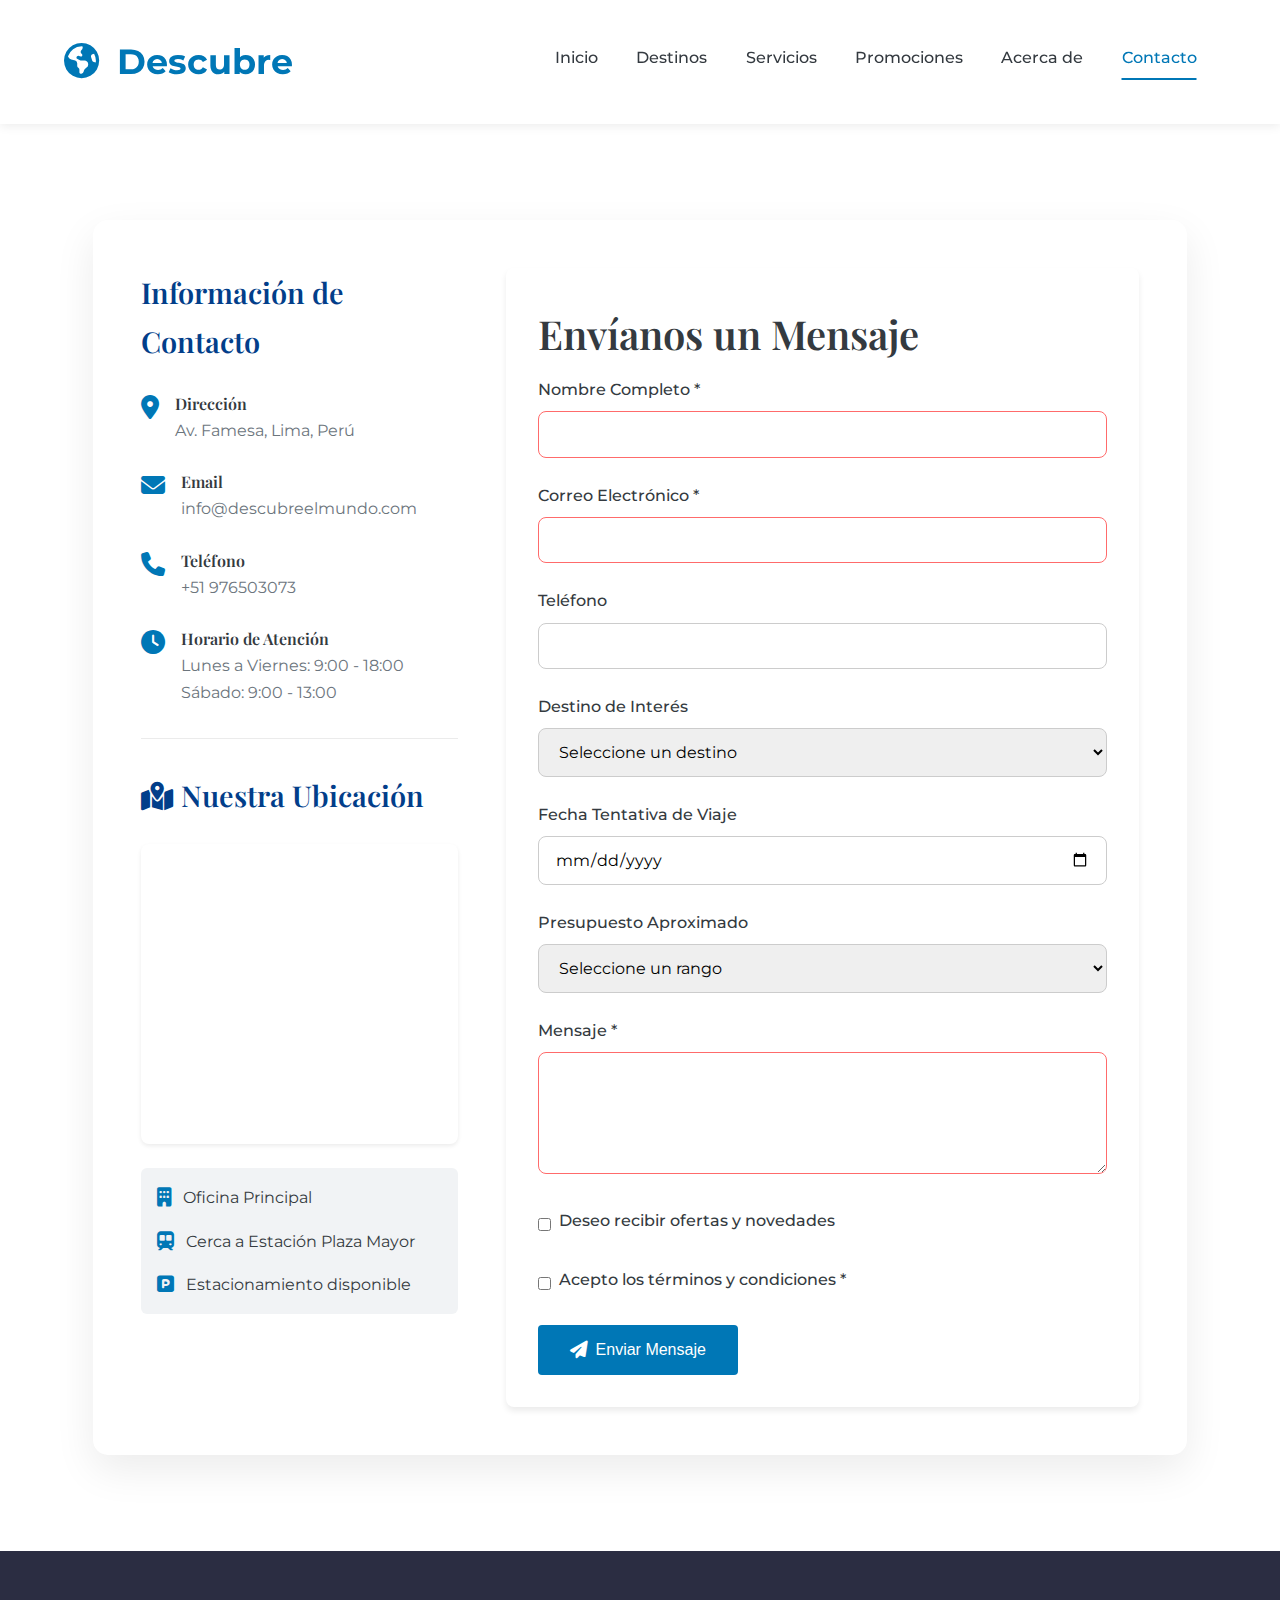
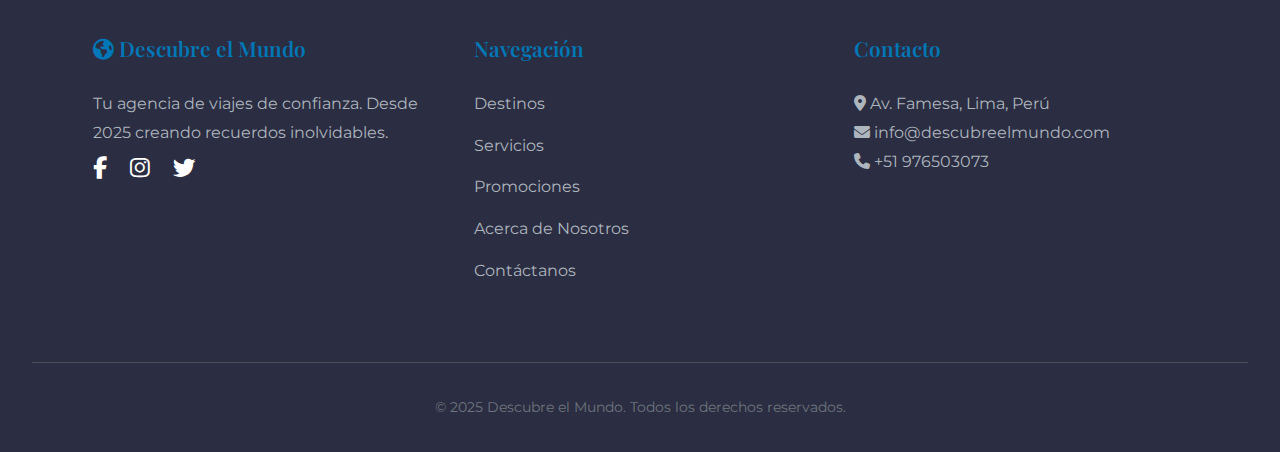
<file: contacto.html>
<!DOCTYPE html>
<html lang="es">
<head>
    <meta charset="UTF-8">
    <meta name="viewport" content="width=device-width, initial-scale=1.0">
    <title>Contacto - Descubre el Mundo</title>
    <link rel="stylesheet" href="https://cdnjs.cloudflare.com/ajax/libs/font-awesome/6.4.0/css/all.min.css">
    <link href="https://fonts.googleapis.com/css2?family=Montserrat:wght@400;500;700&family=Playfair+Display:wght@400;600;700&display=swap" rel="stylesheet">
    <link rel="stylesheet" href="styles.css">
</head>
<body>
    <header class="main-header" id="main-header">
        <div class="container header-content">
            <a href="index.html" class="logo"><i class="fas fa-globe-americas"></i> Descubre</a>
            <nav class="main-nav" id="main-nav">
                <a href="index.html">Inicio</a>
                <a href="destinos.html">Destinos</a>
                <a href="servicios.html">Servicios</a>
                <a href="promociones.html">Promociones</a>
                <a href="acerca.html">Acerca de</a>
                <a href="contacto.html" class="active">Contacto</a>
            </nav>
            <button class="nav-toggle" id="nav-toggle" aria-label="Menu">
                <i class="fas fa-bars"></i>
            </button>
        </div>
    </header>

    <main>
        <section class="section">
            <div class="container">
                <div class="contact-layout">
                    <div class="contact-info-box">
                        <h3>Información de Contacto</h3>
                        <div class="contact-item">
                            <i class="fas fa-map-marker-alt"></i>
                            <div>
                                <h4>Dirección</h4>
                                <p>Av. Famesa, Lima, Perú</p>
                            </div>
                        </div>
                        <div class="contact-item">
                            <i class="fas fa-envelope"></i>
                            <div>
                                <h4>Email</h4>
                                <p><a href="mailto:info@descubreelmundo.com">info@descubreelmundo.com</a></p>
                            </div>
                        </div>
                        <div class="contact-item">
                            <i class="fas fa-phone"></i>
                            <div>
                                <h4>Teléfono</h4>
                                <p><a href="tel:+51976503073">+51 976503073</a></p>
                            </div>
                        </div>
                        <div class="contact-item">
                            <i class="fas fa-clock"></i>
                            <div>
                                <h4>Horario de Atención</h4>
                                <p>Lunes a Viernes: 9:00 - 18:00</p>
                                <p>Sábado: 9:00 - 13:00</p>
                            </div>
                        </div>

                        <div class="map-section">
                            <h3><i class="fas fa-map-marked-alt"></i> Nuestra Ubicación</h3>
                            <div class="map-container">
                                <iframe 
                                    src="https://www.google.com/maps/embed?pb=!1m18!1m12!1m3!1d3901.939434857503!2d-77.0363833851873!3d-12.04637499146927!2m3!1f0!2f0!3f0!3m2!1i1024!2i768!4f13.1!3m3!1m2!1s0x9105c8b5d3aaf21f%3A0x8e8e6b365a4e1e07!2sPlaza%20Mayor%2C%20Lima%2015001%2C%20Per%C3%BA!5e0!3m2!1ses-419!2sus!4v1672534578901!5m2!1ses-419!2sus" 
                                    style="border:0;" 
                                    allowfullscreen="" 
                                    loading="lazy"
                                    referrerpolicy="no-referrer-when-downgrade">
                                </iframe>
                            </div>
                            <div class="map-info">
                                <div class="map-detail">
                                    <i class="fas fa-building"></i>
                                    <span>Oficina Principal</span>
                                </div>
                                <div class="map-detail">
                                    <i class="fas fa-subway"></i>
                                    <span>Cerca a Estación Plaza Mayor</span>
                                </div>
                                <div class="map-detail">
                                    <i class="fas fa-parking"></i>
                                    <span>Estacionamiento disponible</span>
                                </div>
                            </div>
                        </div>
                    </div>
                    
                    <form class="contact-form" id="contactForm">
                        <h2>Envíanos un Mensaje</h2>
                        <div class="form-group">
                            <label for="nombre">Nombre Completo *</label>
                            <input type="text" id="nombre" name="nombre" required pattern="[A-Za-záéíóúÁÉÍÓÚñÑ\s]+" title="Por favor ingrese solo letras">
                        </div>
                        
                        <div class="form-group">
                            <label for="email">Correo Electrónico *</label>
                            <input type="email" id="email" name="email" required>
                        </div>

                        <div class="form-group">
                            <label for="telefono">Teléfono</label>
                            <input type="tel" id="telefono" name="telefono" pattern="[0-9]{9}" title="Ingrese un número de 9 dígitos">
                        </div>

                        <div class="form-group">
                            <label for="destino">Destino de Interés</label>
                            <select id="destino" name="destino">
                                <option value="">Seleccione un destino</option>
                                <option value="europa">Europa</option>
                                <option value="asia">Asia</option>
                                <option value="america">América</option>
                                <option value="oceania">Oceanía</option>
                                <option value="africa">África</option>
                            </select>
                        </div>

                        <div class="form-group">
                            <label for="fecha">Fecha Tentativa de Viaje</label>
                            <input type="date" id="fecha" name="fecha" min="2025-08-12">
                        </div>

                        <div class="form-group">
                            <label for="presupuesto">Presupuesto Aproximado</label>
                            <select id="presupuesto" name="presupuesto">
                                <option value="">Seleccione un rango</option>
                                <option value="2000-4000">S/. 2,000 - 4,000</option>
                                <option value="4000-6000">S/. 4,000 - 6,000</option>
                                <option value="6000-8000">S/. 6,000 - 8,000</option>
                                <option value="8000+">Más de S/. 8,000</option>
                            </select>
                        </div>

                        <div class="form-group">
                            <label for="mensaje">Mensaje *</label>
                            <textarea id="mensaje" name="mensaje" required
                                minlength="10" rows="5"></textarea>
                        </div>

                        <div class="form-group checkbox-group">
                            <input type="checkbox" id="newsletter" name="newsletter">
                            <label for="newsletter">Deseo recibir ofertas y novedades</label>
                        </div>

                        <div class="form-group checkbox-group">
                            <input type="checkbox" id="terminos" name="terminos" required>
                            <label for="terminos">Acepto los términos y condiciones *</label>
                        </div>

                        <button type="submit" class="submit-button">
                            <i class="fas fa-paper-plane"></i> Enviar Mensaje
                        </button>
                    </form>
                </div>
            </div>
        </section>
    </main>

    <footer class="main-footer">
        <div class="container footer-grid">
            <div class="footer-col">
                <h3><i class="fas fa-globe-americas"></i> Descubre el Mundo</h3>
                <p>Tu agencia de viajes de confianza. Desde 2025 creando recuerdos inolvidables.</p>
                <div class="social-links">
                    <a href="#" aria-label="Facebook"><i class="fab fa-facebook-f"></i></a>
                    <a href="#" aria-label="Instagram"><i class="fab fa-instagram"></i></a>
                    <a href="#" aria-label="Twitter"><i class="fab fa-twitter"></i></a>
                </div>
            </div>
            <div class="footer-col">
                <h3>Navegación</h3>
                <ul>
                    <li><a href="destinos.html">Destinos</a></li>
                    <li><a href="servicios.html">Servicios</a></li>
                    <li><a href="promociones.html">Promociones</a></li>
                    <li><a href="acerca.html">Acerca de Nosotros</a></li>
                    <li><a href="contactos.html">Contáctanos</a></li>
                </ul>
            </div>
            <div class="footer-col">
                <h3>Contacto</h3>
                <p><i class="fas fa-map-marker-alt"></i> Av. Famesa, Lima, Perú</p>
                <p><i class="fas fa-envelope"></i> <a href="mailto:info@descubreelmundo.com">info@descubreelmundo.com</a></p>
                <p><i class="fas fa-phone"></i> <a href="tel:+5115551234">+51 976503073</a></p>
            </div>
        </div>
        <div class="footer-bottom">
            <p>© 2025 Descubre el Mundo. Todos los derechos reservados.</p>
        </div>
    </footer>

    <script>
        document.addEventListener('DOMContentLoaded', function() {
            const navToggle = document.getElementById('nav-toggle');
            const mainNav = document.getElementById('main-nav');
            if (navToggle) {
                navToggle.addEventListener('click', function() {
                    mainNav.classList.toggle('active');
                });
            }
        });
    </script>
</body>
</html>
</file>
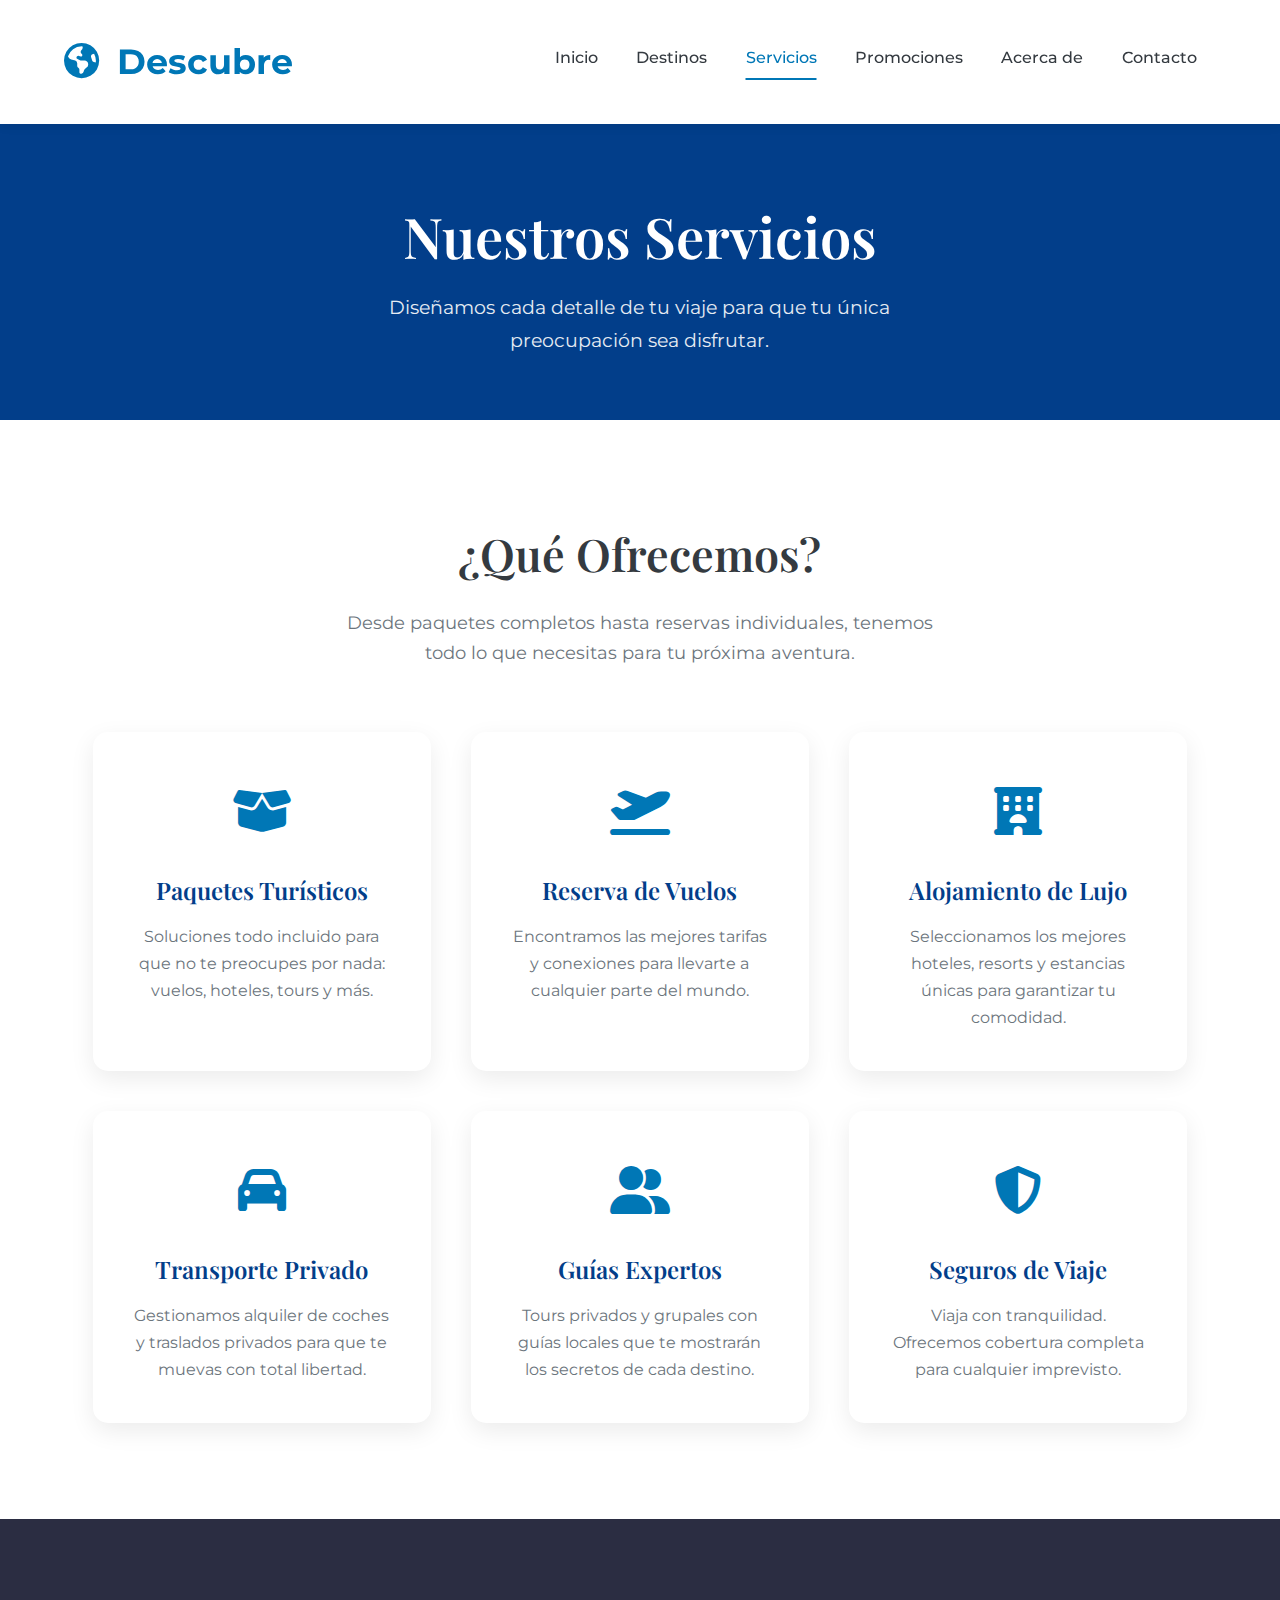
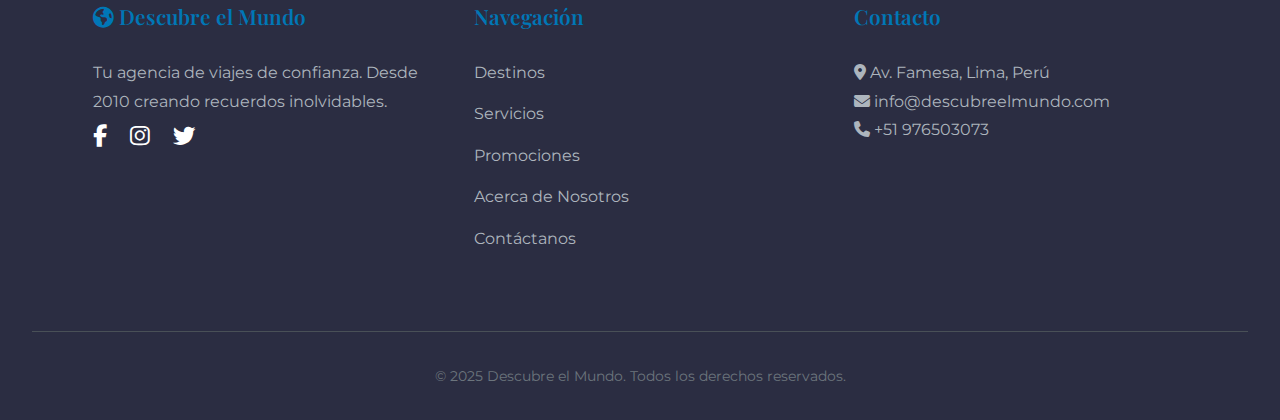
<file: servicios.html>
<!DOCTYPE html>
<html lang="es">
<head>
    <meta charset="UTF-8">
    <meta name="viewport" content="width=device-width, initial-scale=1.0">
    <title>Servicios - Descubre el Mundo</title>
    <link rel="stylesheet" href="https://cdnjs.cloudflare.com/ajax/libs/font-awesome/6.4.0/css/all.min.css">
    <link href="https://fonts.googleapis.com/css2?family=Montserrat:wght@400;500;700&family=Playfair+Display:wght@400;600;700&display=swap" rel="stylesheet">
    <link rel="stylesheet" href="styles.css">
</head>
<body>
    <header class="main-header" id="main-header">
        <div class="container header-content">
            <a href="index.html" class="logo"><i class="fas fa-globe-americas"></i> Descubre</a>
            <nav class="main-nav" id="main-nav">
                <a href="index.html">Inicio</a>
                <a href="destinos.html">Destinos</a>
                <a href="servicios.html" class="active">Servicios</a>
                <a href="promociones.html">Promociones</a>
                <a href="acerca.html">Acerca de</a>
                <a href="contacto.html">Contacto</a>
            </nav>
            <button class="nav-toggle" id="nav-toggle" aria-label="Menu">
                <i class="fas fa-bars"></i>
            </button>
        </div>
    </header>

    <main>
        <section class="page-header">
            <div class="container">
                <h1>Nuestros Servicios</h1>
                <p>Diseñamos cada detalle de tu viaje para que tu única preocupación sea disfrutar.</p>
            </div>
        </section>

        <section class="section">
            <div class="container">
                <h2 class="section-title">¿Qué Ofrecemos?</h2>
                <p class="section-subtitle">Desde paquetes completos hasta reservas individuales, tenemos todo lo que necesitas para tu próxima aventura.</p>
                <div class="grid grid-3-cols">
                    <div class="service-card">
                        <div class="icon"><i class="fas fa-box-open"></i></div>
                        <h3>Paquetes Turísticos</h3>
                        <p>Soluciones todo incluido para que no te preocupes por nada: vuelos, hoteles, tours y más.</p>
                    </div>
                    <div class="service-card">
                        <div class="icon"><i class="fas fa-plane-departure"></i></div>
                        <h3>Reserva de Vuelos</h3>
                        <p>Encontramos las mejores tarifas y conexiones para llevarte a cualquier parte del mundo.</p>
                    </div>
                    <div class="service-card">
                        <div class="icon"><i class="fas fa-hotel"></i></div>
                        <h3>Alojamiento de Lujo</h3>
                        <p>Seleccionamos los mejores hoteles, resorts y estancias únicas para garantizar tu comodidad.</p>
                    </div>
                    <div class="service-card">
                        <div class="icon"><i class="fas fa-car"></i></div>
                        <h3>Transporte Privado</h3>
                        <p>Gestionamos alquiler de coches y traslados privados para que te muevas con total libertad.</p>
                    </div>
                    <div class="service-card">
                        <div class="icon"><i class="fas fa-user-friends"></i></div>
                        <h3>Guías Expertos</h3>
                        <p>Tours privados y grupales con guías locales que te mostrarán los secretos de cada destino.</p>
                    </div>
                    <div class="service-card">
                        <div class="icon"><i class="fas fa-shield-alt"></i></div>
                        <h3>Seguros de Viaje</h3>
                        <p>Viaja con tranquilidad. Ofrecemos cobertura completa para cualquier imprevisto.</p>
                    </div>
                </div>
            </div>
        </section>
    </main>

    <footer class="main-footer">
        <div class="container footer-grid">
            <div class="footer-col">
                <h3><i class="fas fa-globe-americas"></i> Descubre el Mundo</h3>
                <p>Tu agencia de viajes de confianza. Desde 2010 creando recuerdos inolvidables.</p>
                <div class="social-links">
                    <a href="#" aria-label="Facebook"><i class="fab fa-facebook-f"></i></a>
                    <a href="#" aria-label="Instagram"><i class="fab fa-instagram"></i></a>
                    <a href="#" aria-label="Twitter"><i class="fab fa-twitter"></i></a>
                </div>
            </div>
            <div class="footer-col">
                <h3>Navegación</h3>
                <ul>
                    <li><a href="destinos.html">Destinos</a></li>
                    <li><a href="servicios.html">Servicios</a></li>
                    <li><a href="promociones.html">Promociones</a></li>
                    <li><a href="acerca.html">Acerca de Nosotros</a></li>
                    <li><a href="contactos.html">Contáctanos</a></li>
                </ul>
            </div>
            <div class="footer-col">
                <h3>Contacto</h3>
                <p><i class="fas fa-map-marker-alt"></i> Av. Famesa, Lima, Perú</p>
                <p><i class="fas fa-envelope"></i> <a href="mailto:info@descubreelmundo.com">info@descubreelmundo.com</a></p>
                <p><i class="fas fa-phone"></i> <a href="tel:+5115551234">+51 976503073</a></p>
            </div>
        </div>
        <div class="footer-bottom">
            <p>© 2025 Descubre el Mundo. Todos los derechos reservados.</p>
        </div>
    </footer>

    <script>
        document.addEventListener('DOMContentLoaded', function() {
            const navToggle = document.getElementById('nav-toggle');
            const mainNav = document.getElementById('main-nav');
            if (navToggle) {
                navToggle.addEventListener('click', function() {
                    mainNav.classList.toggle('active');
                });
            }
        });
    </script>
</body>
</html>
</file>
<file: styles.css>
/* ====== CSS VARIABLES ====== */
:root {
    --primary-color: #0077b6; /* Un azul profesional y confiable */
    --primary-color-dark: #023e8a;
    --secondary-color: #f1f3f5; /* Un fondo gris muy claro */
    --text-dark: #343a40;
    --text-light: #6c757d;
    --white: #ffffff;
    --accent-color: #ff6b6b; /* Color para descuentos y ofertas */
    --shadow-light: rgba(0,0,0,0.08);
    --shadow-medium: rgba(0,0,0,0.15);
}

/* ====== RESET & BASE STYLES ====== */
* { 
    margin: 0; 
    padding: 0; 
    box-sizing: border-box; 
}

html {
    scroll-behavior: smooth;
}

body {
    font-family: 'Montserrat', sans-serif;
    background: var(--white);
    color: var(--text-dark);
    line-height: 1.7;
}

h1, h2, h3, h4 {
    font-family: 'Playfair Display', serif;
    font-weight: 600;
}

.container {
    width: 90%;
    max-width: 1200px;
    margin: 0 auto;
}

/* ====== FORMS ====== */
.contact-form {
    background: var(--white);
    padding: 2rem;
    border-radius: 8px;
    box-shadow: 0 4px 6px var(--shadow-light);
}

.form-group {
    margin-bottom: 1.5rem;
}

.form-group label {
    display: block;
    margin-bottom: 0.5rem;
    color: var(--text-dark);
    font-weight: 500;
}

.form-group input,
.form-group select,
.form-group textarea {
    width: 100%;
    padding: 0.8rem;
    border: 1px solid #ddd;
    border-radius: 4px;
    font-family: inherit;
    font-size: 1rem;
    transition: border-color 0.3s ease;
}

.form-group input:focus,
.form-group select:focus,
.form-group textarea:focus {
    outline: none;
    border-color: var(--primary-color);
    box-shadow: 0 0 0 2px rgba(0,119,182,0.1);
}

.form-group input:hover,
.form-group select:hover,
.form-group textarea:hover {
    border-color: var(--primary-color);
}

.form-group input:invalid,
.form-group select:invalid,
.form-group textarea:invalid {
    border-color: var(--accent-color);
}

.checkbox-group {
    display: flex;
    align-items: center;
    gap: 0.5rem;
}

.checkbox-group input[type="checkbox"] {
    width: auto;
}

.submit-button {
    background: var(--primary-color);
    color: var(--white);
    padding: 1rem 2rem;
    border: none;
    border-radius: 4px;
    font-size: 1rem;
    cursor: pointer;
    display: flex;
    align-items: center;
    gap: 0.5rem;
    transition: background-color 0.3s ease;
}

.submit-button:hover {
    background: var(--primary-color-dark);
}

.submit-button i {
    font-size: 1.1rem;
}

/* ====== MAP SECTION STYLES ====== */
.map-section {
    padding: 2rem 0;
    margin-top: 2rem;
    border-top: 1px solid var(--shadow-light);
}

.map-section h3 {
    color: var(--primary-color);
    margin-bottom: 1.5rem;
    display: flex;
    align-items: center;
    gap: 0.5rem;
    font-size: 1.5rem;
}

.map-container {
    position: relative;
    width: 100%;
    height: 300px;
    border-radius: 8px;
    overflow: hidden;
    box-shadow: 0 2px 4px var(--shadow-light);
    margin: 1rem 0;
}

.map-container iframe {
    width: 100%;
    height: 100%;
    border: none;
    transition: opacity 0.3s ease;
}

.map-container:hover iframe {
    opacity: 0.9;
}

.map-info {
    margin-top: 1.5rem;
    display: grid;
    grid-template-columns: repeat(auto-fit, minmax(200px, 1fr));
    gap: 1rem;
    padding: 1rem;
    background: var(--secondary-color);
    border-radius: 6px;
}

.map-detail {
    display: flex;
    align-items: center;
    gap: 0.75rem;
    color: var(--text-dark);
}

.map-detail i {
    color: var(--primary-color);
    font-size: 1.2rem;
}

/* Responsive adjustments */
@media (max-width: 768px) {
    .map-container {
        height: 300px;
    }
    
    .map-info {
        grid-template-columns: 1fr;
    }
}

@media (max-width: 480px) {
    .map-container {
        height: 250px;
    }
    
    .map-section {
        padding: 1rem;
    }
}

/* ====== AUDIO SECTION ====== */
.audio-section {
    background: var(--secondary-color);
    padding: 4rem 0;
}

.audio-grid {
    display: grid;
    grid-template-columns: repeat(auto-fit, minmax(300px, 1fr));
    gap: 2rem;
    margin-top: 2rem;
}

.audio-card {
    background: var(--white);
    padding: 2rem;
    border-radius: 8px;
    box-shadow: 0 4px 6px var(--shadow-light);
    transition: transform 0.3s ease;
}

.audio-card:hover {
    transform: translateY(-5px);
}

.audio-card h3 {
    margin-bottom: 1rem;
    color: var(--primary-color);
}

.audio-card audio {
    width: 100%;
    margin: 1rem 0;
}

/* ====== PLANES SECTION ====== */
.planes-section {
    background: var(--white);
    padding: 4rem 0;
}

.planes-table {
    width: 100%;
    border-collapse: collapse;
    margin: 2rem 0;
    background: var(--white);
    box-shadow: 0 4px 6px var(--shadow-light);
}

.planes-table th,
.planes-table td {
    padding: 1rem;
    text-align: center;
    border: 1px solid var(--secondary-color);
}

.planes-table th {
    background: var(--primary-color);
    color: var(--white);
}

.planes-table tr:nth-child(even) {
    background: var(--secondary-color);
}

.planes-table tr:hover {
    background: #e9ecef;
}

.beneficios {
    margin-top: 3rem;
}

.beneficios-list {
    list-style: none;
    margin-top: 1rem;
}

.beneficios-list li {
    margin: 1rem 0;
    display: flex;
    align-items: center;
    gap: 1rem;
}

.beneficios-list i {
    color: #2ecc71;
}

.table-responsive {
    overflow-x: auto;
    margin: 2rem 0;
}

/* ====== HEADER & NAVIGATION ====== */
.main-header {
    background: var(--white);
    box-shadow: 0 2px 10px var(--shadow-light);
    position: sticky;
    top: 0;
    z-index: 1000;
    padding: 1rem 0;
    transition: background 0.4s ease, box-shadow 0.4s ease;
}

/* Specific styles for home page header */
body.home-page .main-header {
    background: transparent;
    box-shadow: none;
    position: fixed;
}

body.home-page .main-header.scrolled {
    background: rgba(255, 255, 255, 0.95);
    backdrop-filter: blur(10px);
    box-shadow: 0 2px 10px var(--shadow-light);
}

/* Styles for non-home pages when scrolled */
body:not(.home-page) .main-header.scrolled {
    background: rgba(255, 255, 255, 0.95);
    backdrop-filter: blur(10px);
    box-shadow: 0 2px 10px var(--shadow-light);
}

.header-content {
    display: flex;
    align-items: center;
    justify-content: space-between;
    padding: 1rem 0;
}

.logo {
    font-size: 2.2rem;
    font-weight: bold;
    text-decoration: none;
    color: var(--primary-color);
    transition: color 0.3s ease;
}

.logo i { 
    margin-right: 0.5rem; 
}

/* Logo color for home page */
body.home-page .main-header .logo {
    color: var(--white);
}

body.home-page .main-header.scrolled .logo {
    color: var(--primary-color);
}

.main-nav { 
    display: flex; 
}

.main-nav a {
    color: var(--text-dark);
    text-decoration: none;
    font-weight: 500;
    margin: 0 1.2rem;
    padding-bottom: 0.5rem;
    transition: color 0.3s ease;
    position: relative;
}

/* Navigation link colors for home page */
body.home-page .main-header .main-nav a {
    color: var(--white);
}

body.home-page .main-header.scrolled .main-nav a {
    color: var(--text-dark);
}

.main-nav a:hover { 
    color: var(--primary-color); 
}

.main-nav a::after {
    content: '';
    position: absolute;
    bottom: 0; 
    left: 50%;
    transform: translateX(-50%);
    width: 0; 
    height: 2px;
    background: var(--primary-color);
    transition: width 0.3s ease;
}

.main-nav a.active::after, 
.main-nav a:hover::after { 
    width: 100%; 
}

.main-nav a.active { 
    color: var(--primary-color); 
}

.nav-toggle { 
    display: none; 
}

/* ====== HERO SECTION (INDEX PAGE) ====== */
.hero-section {
    position: relative;
    height: 100vh;
    overflow: hidden;
    display: flex;
    align-items: center;
    justify-content: center;
    text-align: center;
    color: var(--white);
}

.video-background {
    position: absolute;
    top: 0;
    left: 0;
    width: 100%;
    height: 100%;
    z-index: -1;
    overflow: hidden;
}

.video-background iframe {
    position: absolute;
    top: 50%;
    left: 50%;
    width: 100vw;
    height: 100vh;
    transform: translate(-50%, -50%);
    pointer-events: none;
    min-width: 100%;
    min-height: 100%;
}

.hero-section .overlay {
    position: absolute; 
    top: 0; 
    left: 0;
    width: 100%; 
    height: 100%;
    background: linear-gradient(to top, rgba(0,0,0,0.7), rgba(0,0,0,0.3));
    z-index: 0;
}

.hero-content { 
    position: relative; 
    z-index: 1; 
    display: flex;
    flex-direction: column;
    align-items: center;
    justify-content: center;
    text-align: center;
    height: 100%;
}

.hero-content h1 {
    font-size: 4rem; 
    margin-bottom: 1rem;
    text-shadow: 2px 2px 8px rgba(0,0,0,0.6);
    max-width: 800px;
}

.hero-content p {
    font-size: 1.4rem; 
    max-width: 700px;
    margin-bottom: 2.5rem; 
    letter-spacing: 0.5px;
    text-shadow: 1px 1px 4px rgba(0,0,0,0.5);
}

/* ====== PAGE HEADER (INTERNAL PAGES) ====== */
.page-header {
    background-color: var(--primary-color-dark);
    color: var(--white);
    text-align: center;
    padding: 4rem 2rem;
}

.page-header h1 {
    font-size: 3.5rem;
}

.page-header p {
    font-size: 1.2rem;
    max-width: 600px;
    margin: 0.5rem auto 0;
    opacity: 0.9;
}

/* ====== BUTTONS ====== */
.cta-button {
    background-color: var(--primary-color); 
    color: var(--white);
    padding: 1rem 2.5rem; 
    border-radius: 50px;
    text-decoration: none; 
    font-weight: bold;
    transition: background-color 0.3s ease, transform 0.3s ease;
    box-shadow: 0 4px 15px rgba(0,0,0,0.2);
    border: none; 
    cursor: pointer;
    text-align: center;
}

.cta-button:hover {
    background-color: var(--primary-color-dark);
    transform: translateY(-4px);
    box-shadow: 0 6px 20px rgba(0,0,0,0.25);
}

.button {
    background-color: var(--primary-color);
    color: var(--white);
    padding: 0.8rem 1.5rem;
    border-radius: 50px;
    text-decoration: none;
    font-weight: bold;
    text-align: center;
    transition: background-color 0.3s ease, transform 0.3s ease;
}

.button:hover {
    background-color: var(--primary-color-dark);
    transform: translateY(-2px);
}

/* ====== MAIN CONTENT & SECTIONS ====== */
.main-content {
    position: relative; 
    z-index: 2;
    background: var(--white);
}

.section { 
    padding: 6rem 2rem; 
}

.section-title {
    font-size: 2.8rem;
    color: var(--text-dark);
    margin-bottom: 1rem;
    text-align: center;
}

.section-subtitle {
    font-size: 1.1rem; 
    color: var(--text-light);
    max-width: 600px; 
    margin: 0 auto 4rem auto;
    text-align: center;
}

.grid { 
    display: grid; 
    gap: 2.5rem; 
}

.grid-3-cols { 
    grid-template-columns: repeat(3, 1fr); 
}

/* ====== FEATURES SECTION (INDEX) ====== */
.features-section { 
    background-color: var(--secondary-color); 
}

.feature-card { 
    text-align: center; 
}

.feature-card .icon {
    font-size: 2.5rem;
    color: var(--primary-color);
    margin-bottom: 1rem;
}

.feature-card h3 { 
    font-size: 1.3rem; 
    margin-bottom: 0.5rem; 
}

/* ====== DESTINATIONS SECTION (INDEX) ====== */
.destination-grid { 
    grid-template-columns: repeat(auto-fit, minmax(300px, 1fr)); 
}

.destination-card {
    background: var(--white); 
    border-radius: 15px;
    overflow: hidden; 
    text-align: left;
    box-shadow: 0 5px 20px var(--shadow-light);
    transition: transform 0.3s ease, box-shadow 0.3s ease;
    display: flex; 
    flex-direction: column;
}

.destination-card:hover {
    transform: translateY(-10px);
    box-shadow: 0 15px 30px var(--shadow-medium);
}

.destination-card img {
    width: 100%; 
    height: 220px;
    object-fit: cover; 
    transition: transform 0.4s ease;
}

.destination-card:hover img { 
    transform: scale(1.05); 
}

.destination-info { 
    padding: 1.5rem; 
    flex-grow: 1; 
    display: flex; 
    flex-direction: column; 
}

.destination-info h3 { 
    font-size: 1.6rem; 
    margin-bottom: 0.5rem; 
    color: var(--primary-color); 
}

.destination-info .duration { 
    font-style: italic; 
    color: var(--text-light); 
    margin-bottom: 1rem; 
}

.destination-info p { 
    flex-grow: 1; 
}

.destination-footer {
    display: flex; 
    justify-content: space-between;
    align-items: center; 
    margin-top: 1.5rem;
}

.destination-price {
    font-size: 1.8rem; 
    font-weight: bold;
    color: var(--text-dark); 
    font-family: 'Montserrat', sans-serif;
}

/* ====== TESTIMONIALS SECTION (INDEX) ====== */
.testimonials-section { 
    background-color: var(--secondary-color); 
}

.testimonial-card {
    background: var(--white); 
    padding: 2rem;
    border-radius: 15px; 
    text-align: center;
    box-shadow: 0 8px 25px var(--shadow-light);
}

.testimonial-card .quote-icon { 
    font-size: 2rem; 
    color: var(--primary-color); 
    opacity: 0.5; 
}

.testimonial-card p { 
    font-style: italic; 
    margin: 1rem 0; 
    font-size: 1.1rem; 
}

.testimonial-card cite { 
    font-weight: bold; 
    color: var(--primary-color-dark); 
}

/* ====== VIDEO CAROUSEL SECTION (INDEX) ====== */
.video-carousel-section {
    background-color: var(--white);
    overflow: hidden; /* Evita desbordamientos por las animaciones */
}

.video-carousel-container {
    display: flex;
    justify-content: center;
    align-items: center;
    position: relative;
    height: 600px;
    margin-top: 2rem;
    opacity: 0;
    transform: translateY(50px);
    transition: opacity 0.8s ease-out, transform 0.8s ease-out;
}

.video-carousel-container.visible {
    opacity: 1;
    transform: translateY(0);
}

.video-carousel-wrapper {
    position: relative;
    width: 100%;
    height: 100%;
}

.video-card {
    position: absolute;
    top: 50%;
    left: 50%;
    border-radius: 20px;
    overflow: hidden;
    box-shadow: 0 10px 30px rgba(0,0,0,0.2);
    transition: all 0.8s cubic-bezier(0.25, 0.8, 0.25, 1);
    cursor: pointer;
}

.video-card.active {
    width: 70%;
    height: 100%;
    transform: translate(-50%, -50%) scale(1);
    opacity: 1;
    z-index: 10;
    cursor: default;
}

.video-card.is-prev {
    width: 45%;
    height: 80%;
    transform: translate(-120%, -50%) scale(0.8);
    opacity: 0.6;
    z-index: 5;
}

.video-card.is-next {
    width: 45%;
    height: 80%;
    transform: translate(20%, -50%) scale(0.8);
    opacity: 0.6;
    z-index: 5;
}

.video-card.is-hidden {
    transform: translate(-50%, -50%) scale(0.5);
    opacity: 0;
    z-index: 1;
}

.video-poster, 
.card-video {
    position: absolute;
    top: 0; 
    left: 0;
    width: 100%;
    height: 100%;
    object-fit: cover;
}

.video-poster {
    background-size: cover;
    background-position: center;
    transition: opacity 0.5s ease;
}

.video-card.is-playing .video-poster {
    opacity: 0;
}

.card-overlay {
    position: absolute;
    bottom: 0;
    left: 0;
    width: 100%;
    padding: 1.5rem;
    background: linear-gradient(to top, rgba(0,0,0,0.8), transparent);
    color: var(--white);
}

.card-overlay h3 {
    font-family: 'Playfair Display', serif;
    font-size: 1.8rem;
    margin: 0;
    text-shadow: 1px 1px 4px rgba(0,0,0,0.8);
}

.progress-bar-wrapper {
    width: 100%;
    height: 4px;
    background-color: rgba(255, 255, 255, 0.3);
    border-radius: 2px;
    margin-top: 0.5rem;
    overflow: hidden;
}

.progress-bar-fill {
    height: 100%;
    width: 0%;
    background-color: var(--white);
    border-radius: 2px;
    transition: width 10s linear;
}

.video-card.active .progress-bar-fill {
    width: 100%;
}

/* ====== MARQUEE (PROMOCIONES) ====== */
.marquee-container {
    background: var(--primary-color-dark);
    color: var(--white);
    padding: 0.8rem 0;
    overflow: hidden;
}

.marquee {
    white-space: nowrap;
    animation: scroll 40s linear infinite;
    font-weight: 500;
}

@keyframes scroll {
    0% { transform: translateX(100%); }
    100% { transform: translateX(-150%); }
}

/* ====== PROMOTIONS SECTION ====== */
.promotion-grid {
    display: grid;
    grid-template-columns: repeat(auto-fit, minmax(320px, 1fr));
    gap: 2rem;
}

.promotion-card {
    background: var(--white);
    border-radius: 15px;
    overflow: hidden;
    box-shadow: 0 5px 20px var(--shadow-light);
    transition: transform 0.3s ease, box-shadow 0.3s ease;
    display: flex;
    flex-direction: column;
    position: relative;
}

.promotion-card:hover {
    transform: translateY(-10px);
    box-shadow: 0 15px 30px var(--shadow-medium);
}

.promotion-image {
    width: 100%;
    height: 220px;
    object-fit: cover;
}

.promotion-discount {
    position: absolute;
    top: 1rem;
    right: 1rem;
    background: var(--accent-color);
    color: var(--white);
    padding: 0.3rem 0.8rem;
    border-radius: 50px;
    font-size: 0.9rem;
    font-weight: bold;
}

.promotion-content {
    padding: 1.5rem;
    flex-grow: 1;
    display: flex;
    flex-direction: column;
}

.promotion-title {
    font-size: 1.6rem;
    color: var(--primary-color);
    margin-bottom: 0.5rem;
}

.promotion-description {
    color: var(--text-light);
    flex-grow: 1;
    margin-bottom: 1.5rem;
}

.price-container {
    display: flex;
    align-items: center;
    gap: 0.8rem;
    margin-bottom: 1.5rem;
}

.promotion-original-price {
    text-decoration: line-through;
    color: var(--text-light);
    font-size: 1rem;
}

.promotion-price {
    color: var(--primary-color-dark);
    font-size: 1.8rem;
    font-weight: bold;
    font-family: 'Montserrat', sans-serif;
}

/* ====== SERVICES SECTION ====== */
.service-card {
    background: var(--white);
    border-radius: 15px;
    padding: 2.5rem;
    text-align: center;
    box-shadow: 0 8px 25px var(--shadow-light);
    transition: transform 0.3s ease, box-shadow 0.3s ease;
}

.service-card:hover {
    transform: translateY(-10px);
    box-shadow: 0 15px 30px var(--shadow-medium);
}

.service-card .icon { 
    font-size: 3rem; 
    color: var(--primary-color); 
    margin-bottom: 1rem; 
}

.service-card h3 { 
    font-size: 1.5rem; 
    margin-bottom: 0.75rem; 
    color: var(--primary-color-dark); 
}

.service-card p { 
    color: var(--text-light); 
}

/* ====== DESTINOS PAGE LAYOUT ====== */
.destinos-page-layout {
    display: grid;
    grid-template-columns: 280px 1fr; /* Sidebar y contenido principal */
    gap: 2.5rem;
    padding: 4rem 0;
    align-items: flex-start;
}

.sidebar, 
.main-destinos {
    padding: 0;
}

.sidebar-box {
    background: var(--secondary-color);
    padding: 2rem;
    border-radius: 15px;
    position: sticky;
    top: 120px; /* altura del header + un margen */
}

.sidebar-box__title {
    font-size: 1.5rem;
    margin-bottom: 1.5rem;
    padding-bottom: 0.5rem;
    border-bottom: 2px solid var(--primary-color);
    display: inline-block;
}

.filter-form .form-group {
    margin-bottom: 1.5rem;
}

.filter-form .form-label {
    display: block;
    font-weight: 500;
    margin-bottom: 0.5rem;
}

.filter-form .form-select, 
.filter-form input[type="range"] {
    width: 100%;
    padding: 0.5rem;
    border: 1px solid #ddd;
    border-radius: 8px;
}

#precio-valor {
    display: block;
    text-align: center;
    font-weight: bold;
    margin-top: 0.5rem;
    color: var(--primary-color-dark);
}

.main-destinos__title {
    font-size: 2.5rem;
    margin-bottom: 2rem;
}

/* Estilo de las tarjetas de destino */
.destinos-grid {
    display: grid;
    grid-template-columns: repeat(auto-fit, minmax(300px, 1fr));
    gap: 2rem;
}

.destino-card {
    background: var(--white);
    border-radius: 15px;
    overflow: hidden;
    box-shadow: 0 5px 20px var(--shadow-light);
    transition: transform 0.3s ease, box-shadow 0.3s ease;
    display: flex;
    flex-direction: column;
}

.destino-card:hover {
    transform: translateY(-10px);
    box-shadow: 0 15px 30px var(--shadow-medium);
}

.destino-card__image {
    width: 100%;
    height: 200px;
    object-fit: cover;
}

.destino-card__content {
    padding: 1.5rem;
    display: flex;
    flex-direction: column;
    flex-grow: 1;
}

.destino-card__title {
    font-size: 1.5rem;
    color: var(--primary-color);
    margin-bottom: 0.5rem;
}

.destino-card__description {
    font-size: 0.95rem;
    color: var(--text-light);
    flex-grow: 1;
    margin-bottom: 1rem;
}

.destino-card__details {
    list-style: none;
    padding: 0;
    margin: 0 0 1.5rem 0;
    display: flex;
    flex-wrap: wrap;
    gap: 1rem;
    font-size: 0.9rem;
}

.destino-card__details li {
    display: flex;
    align-items: center;
    gap: 0.5rem;
}

.destino-card__details i {
    width: 18px;
    height: 18px;
    color: var(--primary-color);
}

/* ====== CONTACT PAGE LAYOUT ====== */
.contact-layout {
    display: grid;
    grid-template-columns: 1fr 2fr;
    gap: 3rem;
    background: var(--white);
    padding: 3rem;
    border-radius: 15px;
    box-shadow: 0 15px 40px var(--shadow-light);
}

.contact-info-box h3 {
    font-size: 1.8rem;
    margin-bottom: 1.5rem;
    color: var(--primary-color-dark);
}

.contact-item {
    display: flex;
    align-items: flex-start;
    gap: 1rem;
    margin-bottom: 1.5rem;
}

.contact-item i {
    font-size: 1.5rem;
    color: var(--primary-color);
    margin-top: 5px;
}

.contact-item p {
    margin: 0;
    color: var(--text-light);
}

.contact-item a {
    color: var(--text-light);
    text-decoration: none;
}

.contact-item a:hover {
    color: var(--primary-color);
}

.contact-map iframe {
    width: 100%;
    height: 200px;
    border-radius: 10px;
    border: 0;
    margin-top: 1rem;
}

.contact-form h2 {
    font-size: 2.5rem;
    margin-bottom: 0.5rem;
}

.contact-form p {
    margin-bottom: 2rem;
    color: var(--text-light);
}

.form-row {
    display: flex;
    gap: 1.5rem;
}

.form-group {
    flex: 1;
    margin-bottom: 1.5rem;
}

.form-group label {
    display: block;
    margin-bottom: 0.5rem;
    font-weight: 500;
}

.form-group input,
.form-group select,
.form-group textarea {
    width: 100%;
    padding: 0.8rem 1rem;
    border: 1px solid #ccc;
    border-radius: 8px;
    font-family: 'Montserrat', sans-serif;
    font-size: 1rem;
}

.form-group textarea {
    resize: vertical;
}

/* ====== ABOUT PAGE STYLES ====== */
.about-grid {
    display: grid;
    grid-template-columns: 1fr 1fr;
    gap: 3rem;
    align-items: center;
    margin-bottom: 4rem;
}

.about-image img {
    width: 100%;
    border-radius: 15px;
    box-shadow: 0 15px 30px var(--shadow-medium);
}

.about-text h3 {
    font-size: 2rem;
    color: var(--primary-color-dark);
    margin-bottom: 1rem;
}

.values-grid {
    display: grid;
    grid-template-columns: repeat(auto-fit, minmax(250px, 1fr));
    gap: 2rem;
}

.value-card {
    background-color: var(--secondary-color);
    padding: 2rem;
    border-radius: 15px;
    text-align: center;
}

.value-card .icon {
    font-size: 2.5rem;
    color: var(--primary-color);
    margin-bottom: 1rem;
}

.value-card h4 {
    font-size: 1.3rem;
    margin-bottom: 0.5rem;
}

.team-grid {
    display: grid;
    grid-template-columns: repeat(auto-fit, minmax(250px, 1fr));
    gap: 2rem;
}

.team-member-card {
    background: var(--white);
    border-radius: 15px;
    overflow: hidden;
    text-align: center;
    box-shadow: 0 8px 25px var(--shadow-light);
    transition: transform 0.3s ease;
}

.team-member-card:hover {
    transform: translateY(-10px);
}

.team-member-card img {
    width: 100%;
    height: 280px;
    object-fit: cover;
}

.team-member-info {
    padding: 1.5rem;
}

.team-member-info h4 {
    font-size: 1.4rem;
}

.team-member-info .position {
    font-style: italic;
    color: var(--primary-color);
    margin-bottom: 1rem;
}

/* ====== FOOTER ====== */
.main-footer {
    background-color: #2b2d42; 
    color: var(--white);
    padding: 5rem 2rem 2rem;
}

.footer-grid {
    display: grid;
    grid-template-columns: repeat(auto-fit, minmax(250px, 1fr));
    gap: 3rem; 
    margin-bottom: 4rem;
}

.footer-col h3 {
    color: var(--primary-color); 
    margin-bottom: 1.5rem;
    font-size: 1.3rem;
}

.footer-col p, 
.footer-col a { 
    color: #adb5bd; 
    text-decoration: none; 
    line-height: 1.8; 
}

.footer-col a:hover { 
    color: var(--primary-color); 
    text-decoration: underline; 
}

.footer-col ul { 
    list-style: none; 
    padding: 0;
}

.footer-col ul li { 
    margin-bottom: 0.8rem; 
}

.social-links a {
    color: var(--white); 
    font-size: 1.4rem;
    margin-right: 1.2rem; 
    transition: color 0.3s ease;
}

.social-links a:hover { 
    color: var(--primary-color); 
}

.footer-bottom {
    border-top: 1px solid #495057; 
    text-align: center;
    padding-top: 2rem; 
    font-size: 0.9rem; 
    color: #6c757d;
}

/* ====== RESPONSIVE DESIGN ====== */
@media (max-width: 992px) {
    /* General responsive */
    .grid-3-cols { 
        grid-template-columns: 1fr; 
    }
    
    .hero-content h1 { 
        font-size: 3rem; 
    }
    
    .hero-content p { 
        font-size: 1.2rem; 
    }

    /* Navigation mobile */
    .nav-toggle {
        display: block; 
        background: none; 
        border: none;
        color: var(--text-dark); 
        font-size: 1.8rem; 
        cursor: pointer;
        z-index: 1001;
    }
    
    /* Nav toggle colors for home page */
    body.home-page .main-header .nav-toggle {
        color: var(--white);
    }
    
    body.home-page .main-header.scrolled .nav-toggle {
        color: var(--text-dark);
    }
    
    .main-nav {
        position: fixed; 
        top: 0; 
        right: -100%;
        width: 70%; 
        height: 100vh;
        background: var(--white);
        flex-direction: column;
        justify-content: center;
        align-items: center;
        transition: right 0.4s ease-in-out;
        box-shadow: -5px 0 15px rgba(0,0,0,0.1);
    }
    
    .main-nav.active { 
        right: 0; 
    }
    
    .main-nav a { 
        color: var(--text-dark); 
        margin: 1.5rem 0; 
        font-size: 1.2rem; 
    }

    /* Video carousel responsive */
    .video-carousel-container {
        height: 450px;
    }
    
    .video-card.active {
        width: 95%;
    }
    
    .video-card.is-prev, 
    .video-card.is-next {
        display: none;
    }

    /* Destinos page responsive */
    .destinos-page-layout {
        grid-template-columns: 1fr; /* Stack en pantallas pequeñas */
    }
    
    .sidebar-box {
        position: static; /* Desactivar sticky en móvil */
    }

    /* Contact page responsive */
    .contact-layout { 
        grid-template-columns: 1fr; 
        padding: 2rem; 
    }
    
    .form-row { 
        flex-direction: column; 
        gap: 0; 
    }

    /* About page responsive */
    .about-grid { 
        grid-template-columns: 1fr; 
    }
}

body.home-page .header-content {
    flex-direction: column;
    align-items: center;
    justify-content: center;
    gap: 0.5rem;
}

body.home-page .main-header .logo {
    margin-bottom: 0.3rem;
    margin-right: 0;
}

body.home-page .main-header .main-nav {
    justify-content: center;
}

body.home-page .main-header .header-content {
    width: 100vw;
    max-width: none;
    margin: 0;
    flex-direction: row;
    align-items: center;
    justify-content: center;
    gap: 0;
    text-align: initial;
    padding-left: 2rem;
    padding-right: 2rem;
}
body.home-page .main-header .main-nav {
    justify-content: center;
    width: auto;
    text-align: center;
}
body.home-page .main-header .main-nav a {
    display: inline-block;
    float: none;
}
@media (max-width: 768px) {
  body.home-page .main-header .header-content {
    flex-direction: row;
    justify-content: space-between;
    align-items: center;
    gap: 0;
    width: 100vw;
    padding-left: 1rem;
    padding-right: 1rem;
  }
  body.home-page .main-header .main-nav {
    justify-content: flex-end;
    text-align: right;
  }
}

.carousel-arrow {
    position: absolute;
    top: 50%;
    transform: translateY(-50%);
    z-index: 2;
    width: 56px;
    height: 56px;
    border: none;
    border-radius: 50%;
    background: rgba(255,255,255,0.85);
    box-shadow: 0 4px 16px rgba(0,0,0,0.15);
    color: var(--primary-color, #1e90ff);
    font-size: 2rem;
    display: flex;
    align-items: center;
    justify-content: center;
    cursor: pointer;
    transition: background 0.12s cubic-bezier(0.4,0,0.2,1), color 0.12s cubic-bezier(0.4,0,0.2,1), box-shadow 0.18s cubic-bezier(0.4,0,0.2,1);
}
.carousel-arrow.left {
    left: 24px;
}
.carousel-arrow.right {
    right: 24px;
}
.carousel-arrow:hover, .carousel-arrow:focus {
    background: var(--primary-color, #0077b6);
    color: #fff;
    box-shadow: 0 8px 28px rgba(0,119,182,0.18);
    outline: none;
}
@media (max-width: 768px) {
    .carousel-arrow {
        width: 48px;
        height: 48px;
        font-size: 1.6rem;
        top: 50%;
        bottom: auto;
        left: 8px;
        right: 8px;
        transform: translateY(-50%);
        background: var(--primary-color, #0077b6);
        color: #fff;
        box-shadow: 0 4px 16px rgba(0,119,182,0.18);
        opacity: 0.95;
        z-index: 10;
    }
    .carousel-arrow.left {
        left: 8px;
        right: auto;
    }
    .carousel-arrow.right {
        right: 8px;
        left: auto;
    }
}
</file>
